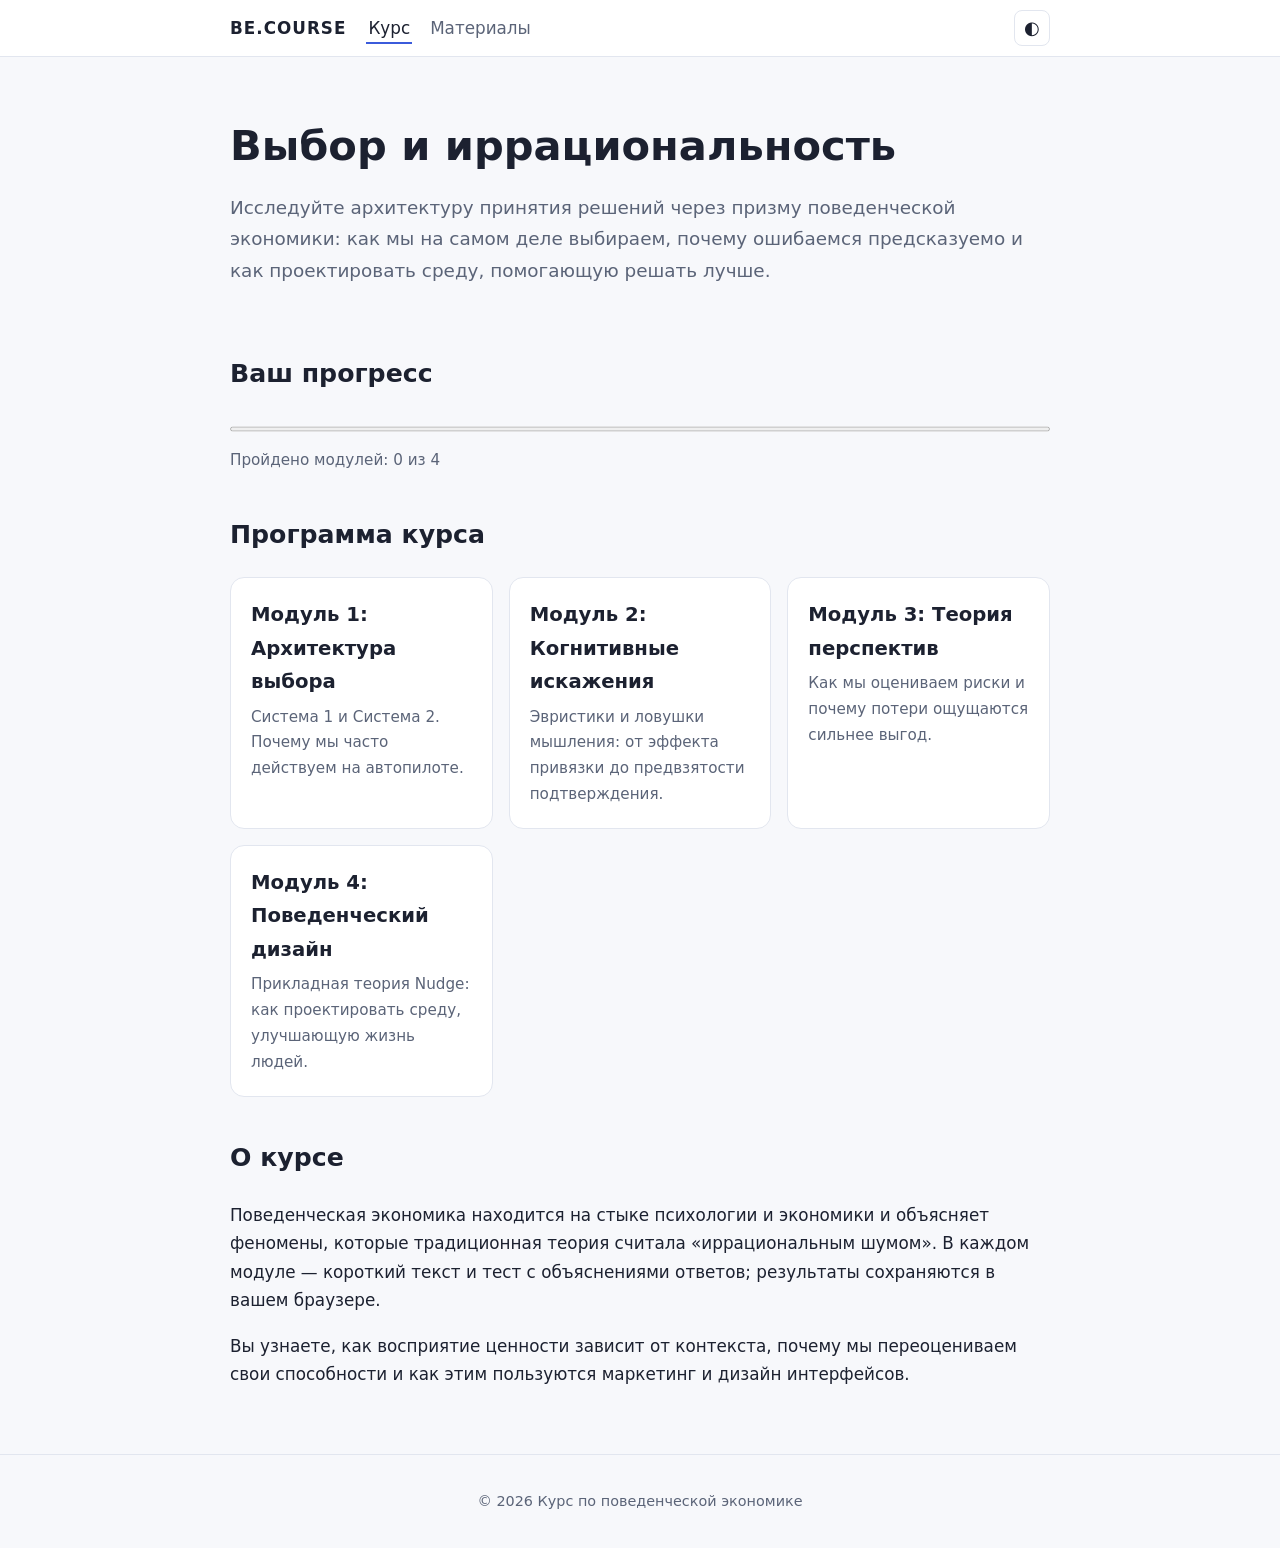
<file: index.html>
<!DOCTYPE html><html lang="ru"><head><meta charset="UTF-8"><meta name="viewport" content="width=device-width, initial-scale=1"><meta name="description" content="Курс по поведенческой экономике"><title>Курс по поведенческой экономике | Поведенческая экономика</title><link rel="stylesheet" href="css/style.css"></head><body><a class="skip" href="#main">К содержанию</a><header></header><main id="main">
<section class="hero"><h1>Выбор и иррациональность</h1><p>Исследуйте архитектуру принятия решений через призму поведенческой экономики: как мы на самом деле выбираем, почему ошибаемся предсказуемо и как проектировать среду, помогающую решать лучше.</p></section>
<h2>Ваш прогресс</h2><progress id="overall" max="4" value="0" aria-labelledby="overall-label"></progress><p id="overall-label" class="lead" style="margin-top:-16px;font-size:.95rem"></p>
<h2>Программа курса</h2><div class="module-grid">
<a href="module1.html" class="module-card" data-m="1"><h3>Модуль 1: Архитектура выбора</h3><p>Система 1 и Система 2. Почему мы часто действуем на автопилоте.</p></a>
<a href="module2.html" class="module-card" data-m="2"><h3>Модуль 2: Когнитивные искажения</h3><p>Эвристики и ловушки мышления: от эффекта привязки до предвзятости подтверждения.</p></a>
<a href="module3.html" class="module-card" data-m="3"><h3>Модуль 3: Теория перспектив</h3><p>Как мы оцениваем риски и почему потери ощущаются сильнее выгод.</p></a>
<a href="module4.html" class="module-card" data-m="4"><h3>Модуль 4: Поведенческий дизайн</h3><p>Прикладная теория Nudge: как проектировать среду, улучшающую жизнь людей.</p></a></div>
<section><h2>О курсе</h2><p>Поведенческая экономика находится на стыке психологии и экономики и объясняет феномены, которые традиционная теория считала «иррациональным шумом». В каждом модуле — короткий текст и тест с объяснениями ответов; результаты сохраняются в вашем браузере.</p><p>Вы узнаете, как восприятие ценности зависит от контекста, почему мы переоцениваем свои способности и как этим пользуются маркетинг и дизайн интерфейсов.</p></section>
</main>
<footer></footer><script src="js/script.js"></script></body></html>
</file>
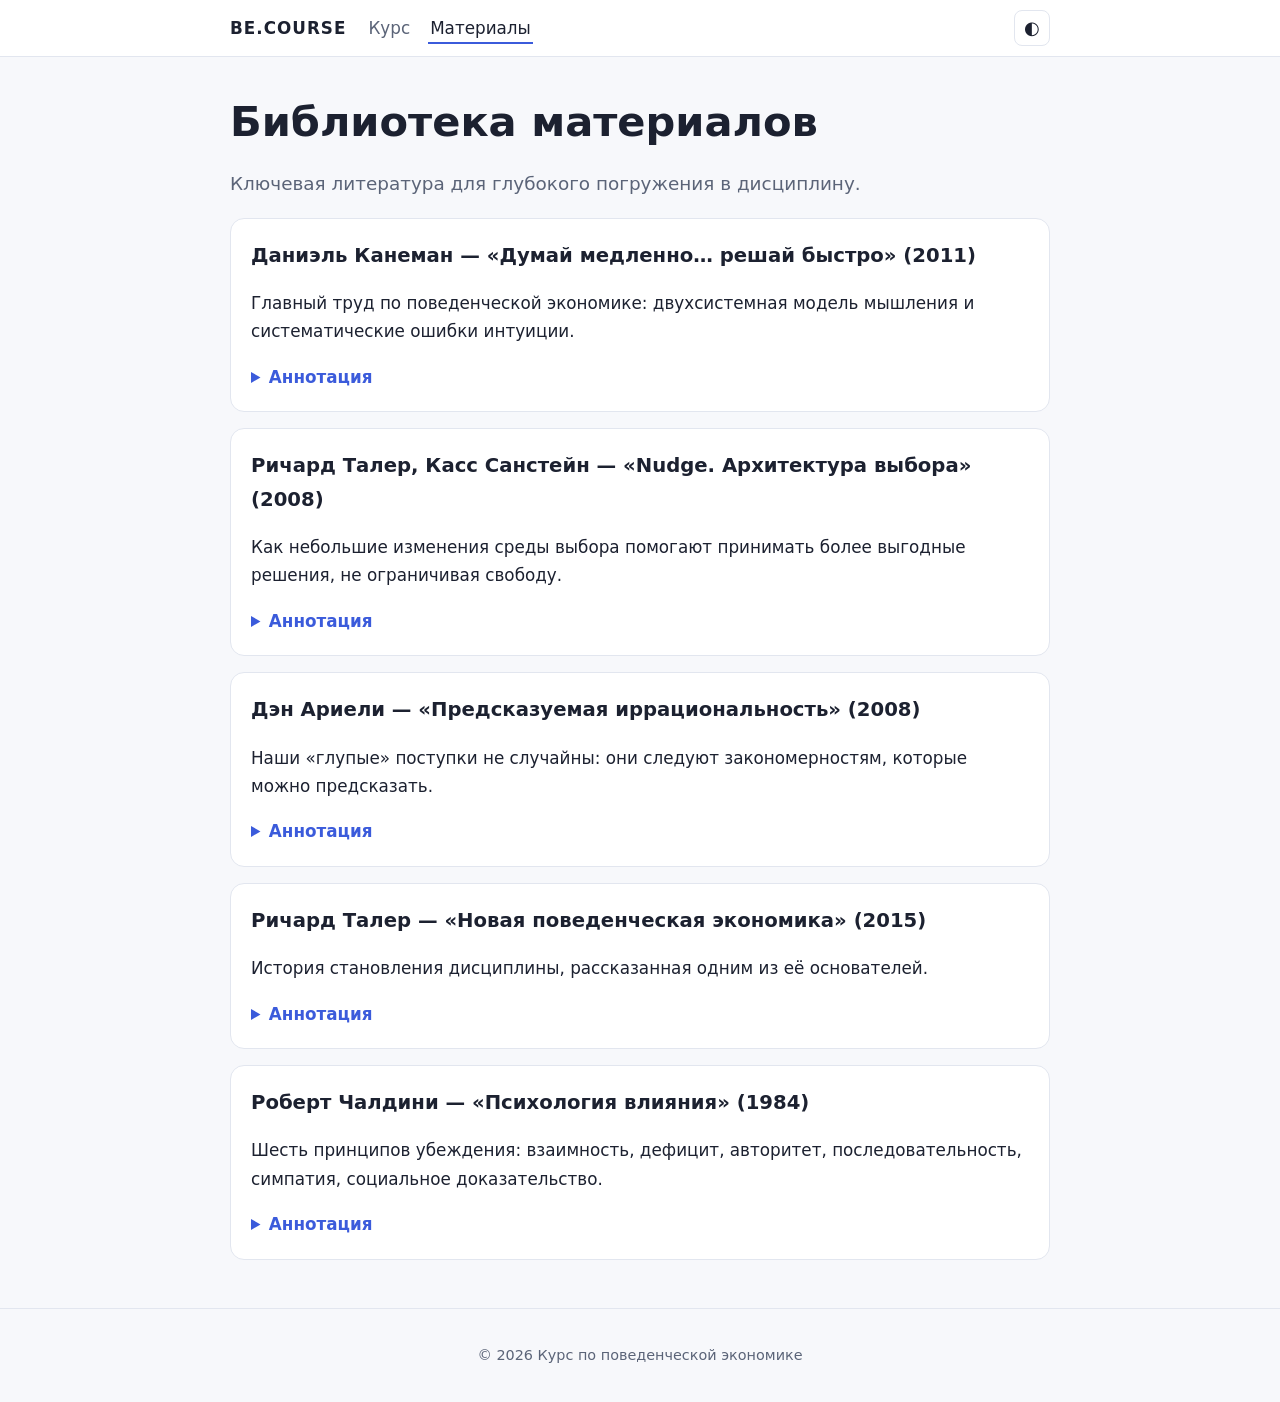
<file: materials.html>
<!DOCTYPE html><html lang="ru"><head><meta charset="UTF-8"><meta name="viewport" content="width=device-width, initial-scale=1"><meta name="description" content="Материалы курса"><title>Материалы курса | Поведенческая экономика</title><link rel="stylesheet" href="css/style.css"></head><body><a class="skip" href="#main">К содержанию</a><header></header><main id="main"><h1>Библиотека материалов</h1><p class="lead">Ключевая литература для глубокого погружения в дисциплину.</p><div class="material-list">
<article class="material-item"><h3>Даниэль Канеман — «Думай медленно… решай быстро» (2011)</h3><p>Главный труд по поведенческой экономике: двухсистемная модель мышления и систематические ошибки интуиции.</p><details><summary>Аннотация</summary><p>Автор, лауреат Нобелевской премии по экономике 2002 года, разбирает эвристики, эффект привязки, неприятие потерь и самоуверенность. Подходит после модулей 1–3.</p></details></article>
<article class="material-item"><h3>Ричард Талер, Касс Санстейн — «Nudge. Архитектура выбора» (2008)</h3><p>Как небольшие изменения среды выбора помогают принимать более выгодные решения, не ограничивая свободу.</p><details><summary>Аннотация</summary><p>Книга ввела понятие «архитектуры выбора» и показала примеры из пенсионных планов, здравоохранения и госуслуг. Основа модуля 4.</p></details></article>
<article class="material-item"><h3>Дэн Ариели — «Предсказуемая иррациональность» (2008)</h3><p>Наши «глупые» поступки не случайны: они следуют закономерностям, которые можно предсказать.</p><details><summary>Аннотация</summary><p>Через простые эксперименты автор показывает влияние привязки, бесплатного, социальных и рыночных норм на решения.</p></details></article>
<article class="material-item"><h3>Ричард Талер — «Новая поведенческая экономика» (2015)</h3><p>История становления дисциплины, рассказанная одним из её основателей.</p><details><summary>Аннотация</summary><p>Талер, лауреат Нобелевской премии 2017 года, описывает борьбу с моделью «рационального человека» на живых примерах из науки и практики.</p></details></article>
<article class="material-item"><h3>Роберт Чалдини — «Психология влияния» (1984)</h3><p>Шесть принципов убеждения: взаимность, дефицит, авторитет, последовательность, симпатия, социальное доказательство.</p><details><summary>Аннотация</summary><p>Полезное дополнение к курсу: показывает, как поведенческие механизмы используются в продажах и коммуникациях.</p></details></article>
</div></main>
<footer></footer><script src="js/script.js"></script></body></html>
</file>
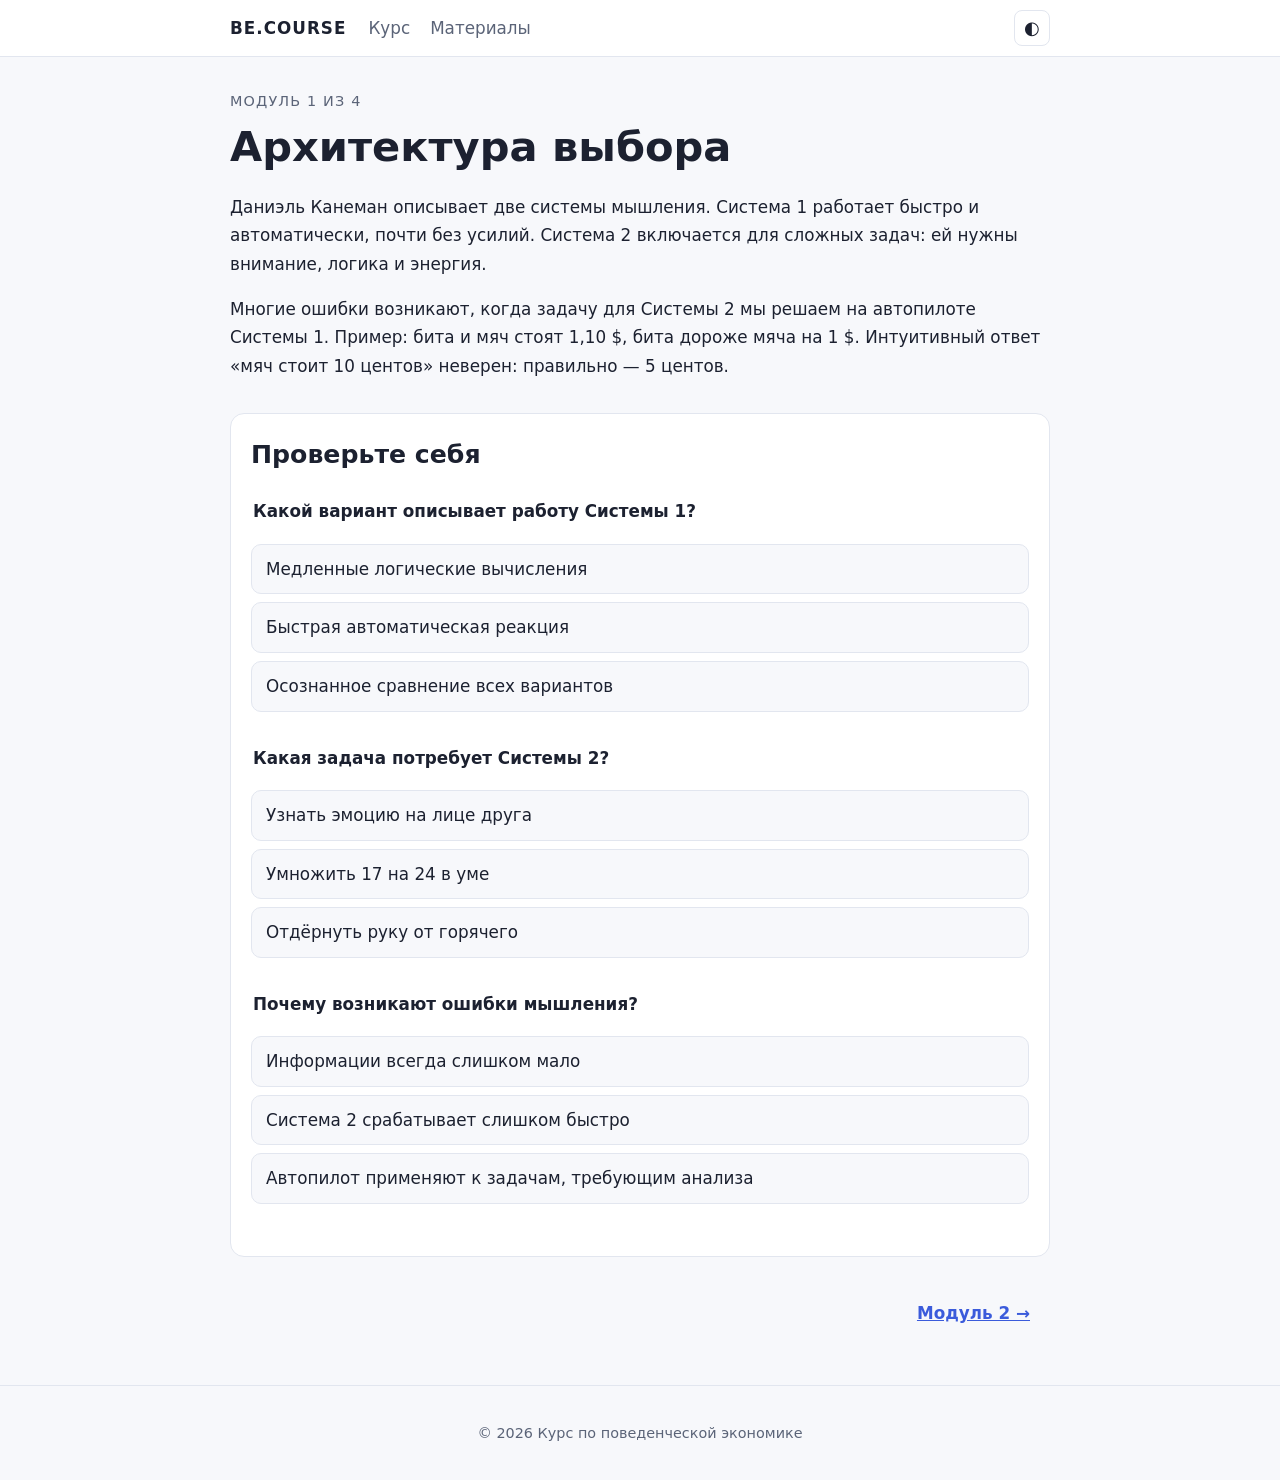
<file: module1.html>
<!DOCTYPE html><html lang="ru"><head><meta charset="UTF-8"><meta name="viewport" content="width=device-width, initial-scale=1"><meta name="description" content="Модуль 1"><title>Модуль 1 | Поведенческая экономика</title><link rel="stylesheet" href="css/style.css"></head><body><a class="skip" href="#main">К содержанию</a><header></header><main id="main" data-m="1"></main><footer></footer><script src="js/script.js"></script></body></html>
</file>
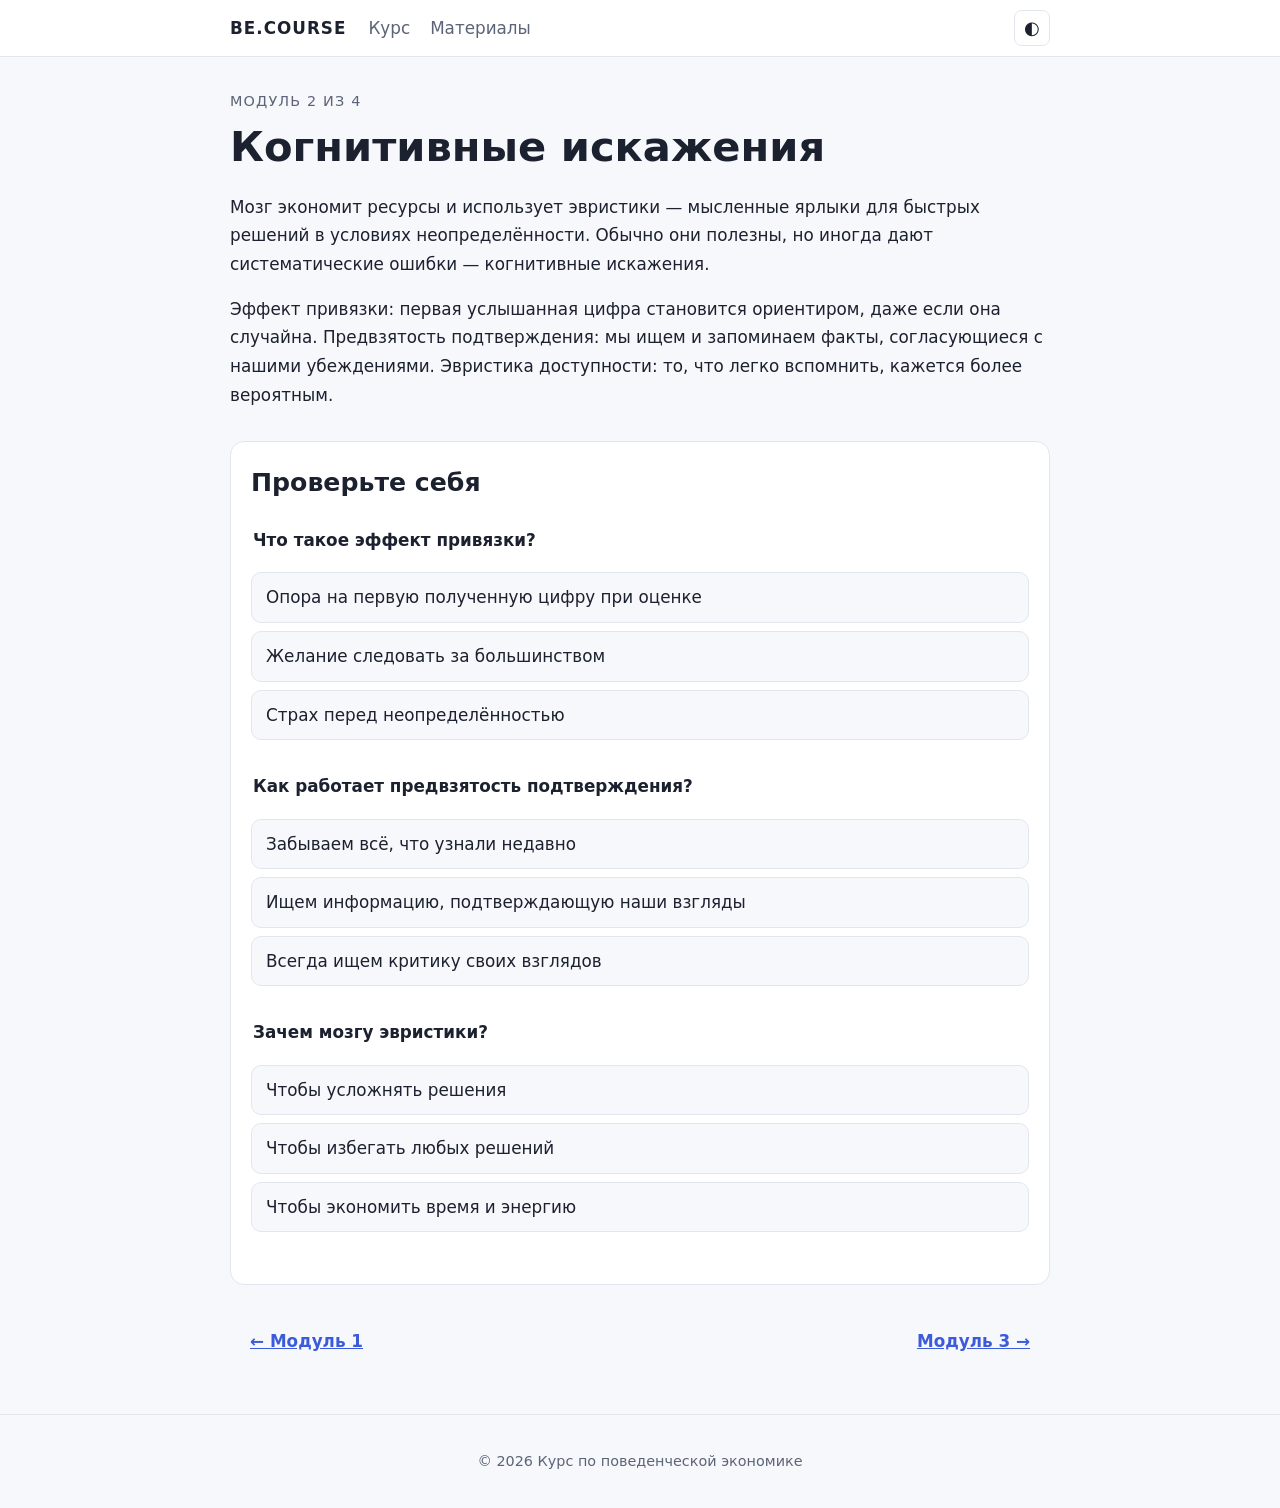
<file: module2.html>
<!DOCTYPE html><html lang="ru"><head><meta charset="UTF-8"><meta name="viewport" content="width=device-width, initial-scale=1"><meta name="description" content="Модуль 2"><title>Модуль 2 | Поведенческая экономика</title><link rel="stylesheet" href="css/style.css"></head><body><a class="skip" href="#main">К содержанию</a><header></header><main id="main" data-m="2"></main><footer></footer><script src="js/script.js"></script></body></html>
</file>
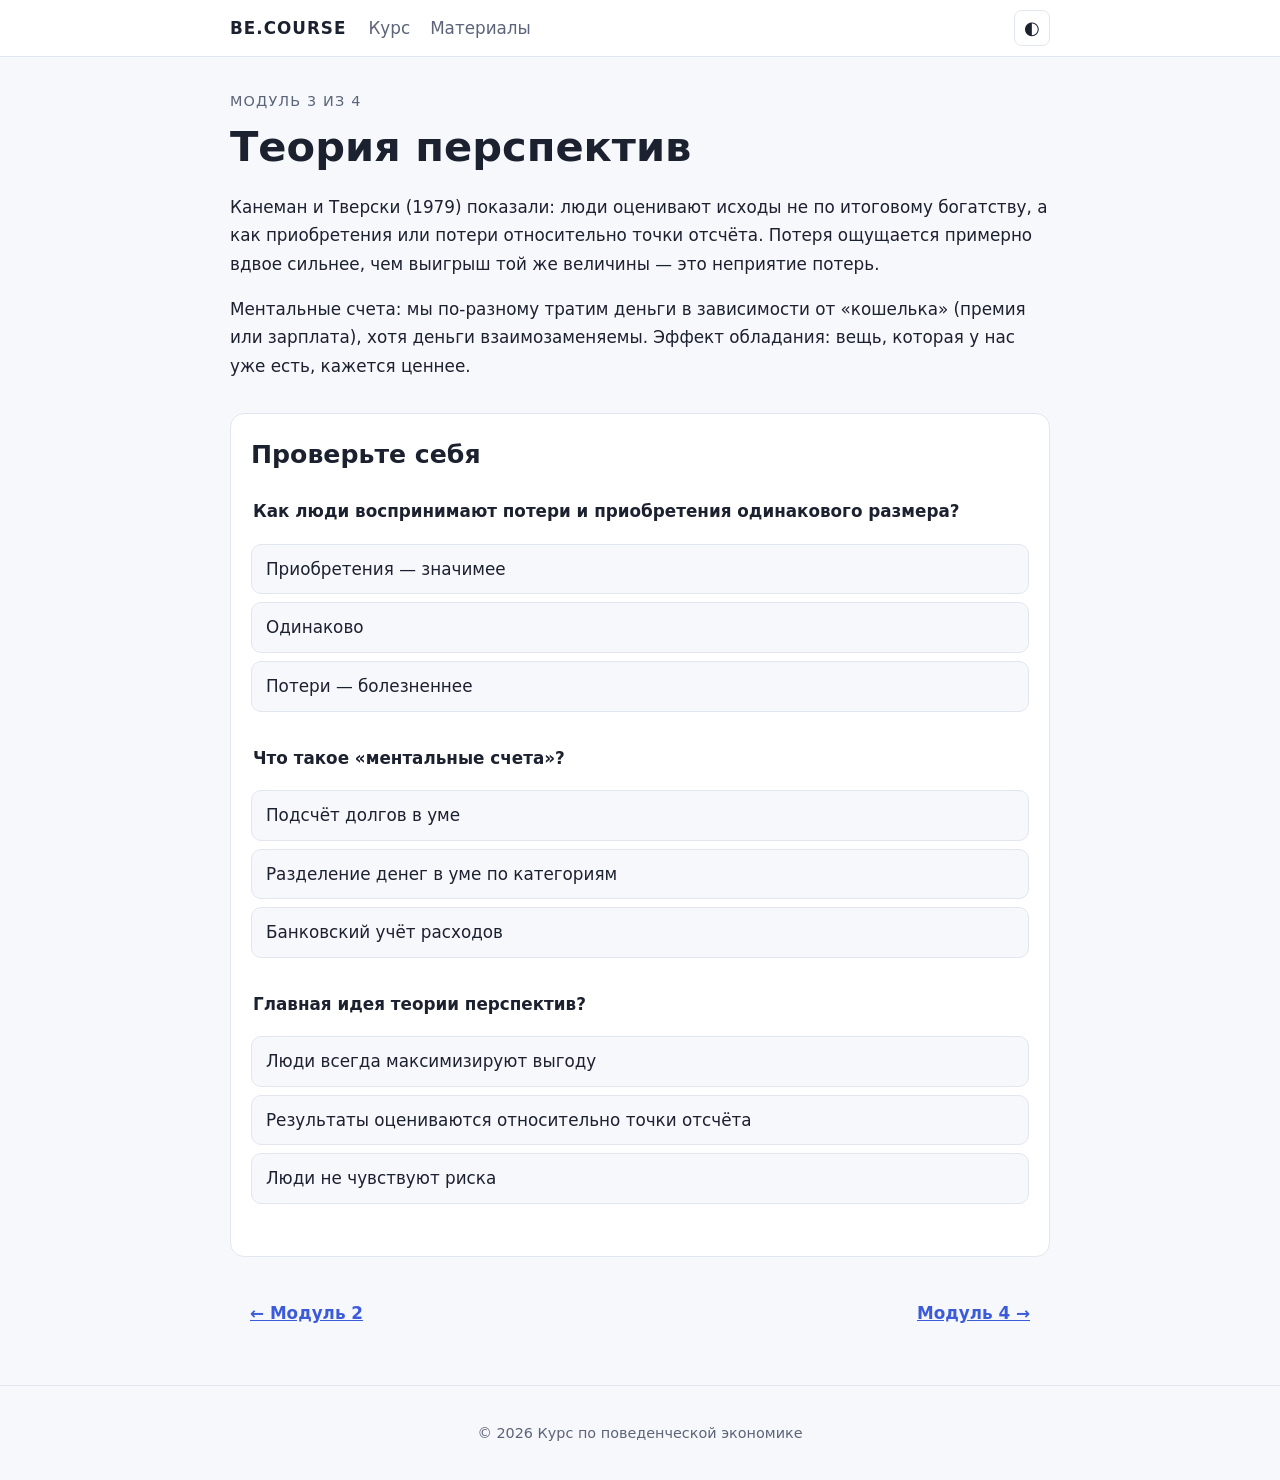
<file: module3.html>
<!DOCTYPE html><html lang="ru"><head><meta charset="UTF-8"><meta name="viewport" content="width=device-width, initial-scale=1"><meta name="description" content="Модуль 3"><title>Модуль 3 | Поведенческая экономика</title><link rel="stylesheet" href="css/style.css"></head><body><a class="skip" href="#main">К содержанию</a><header></header><main id="main" data-m="3"></main><footer></footer><script src="js/script.js"></script></body></html>
</file>
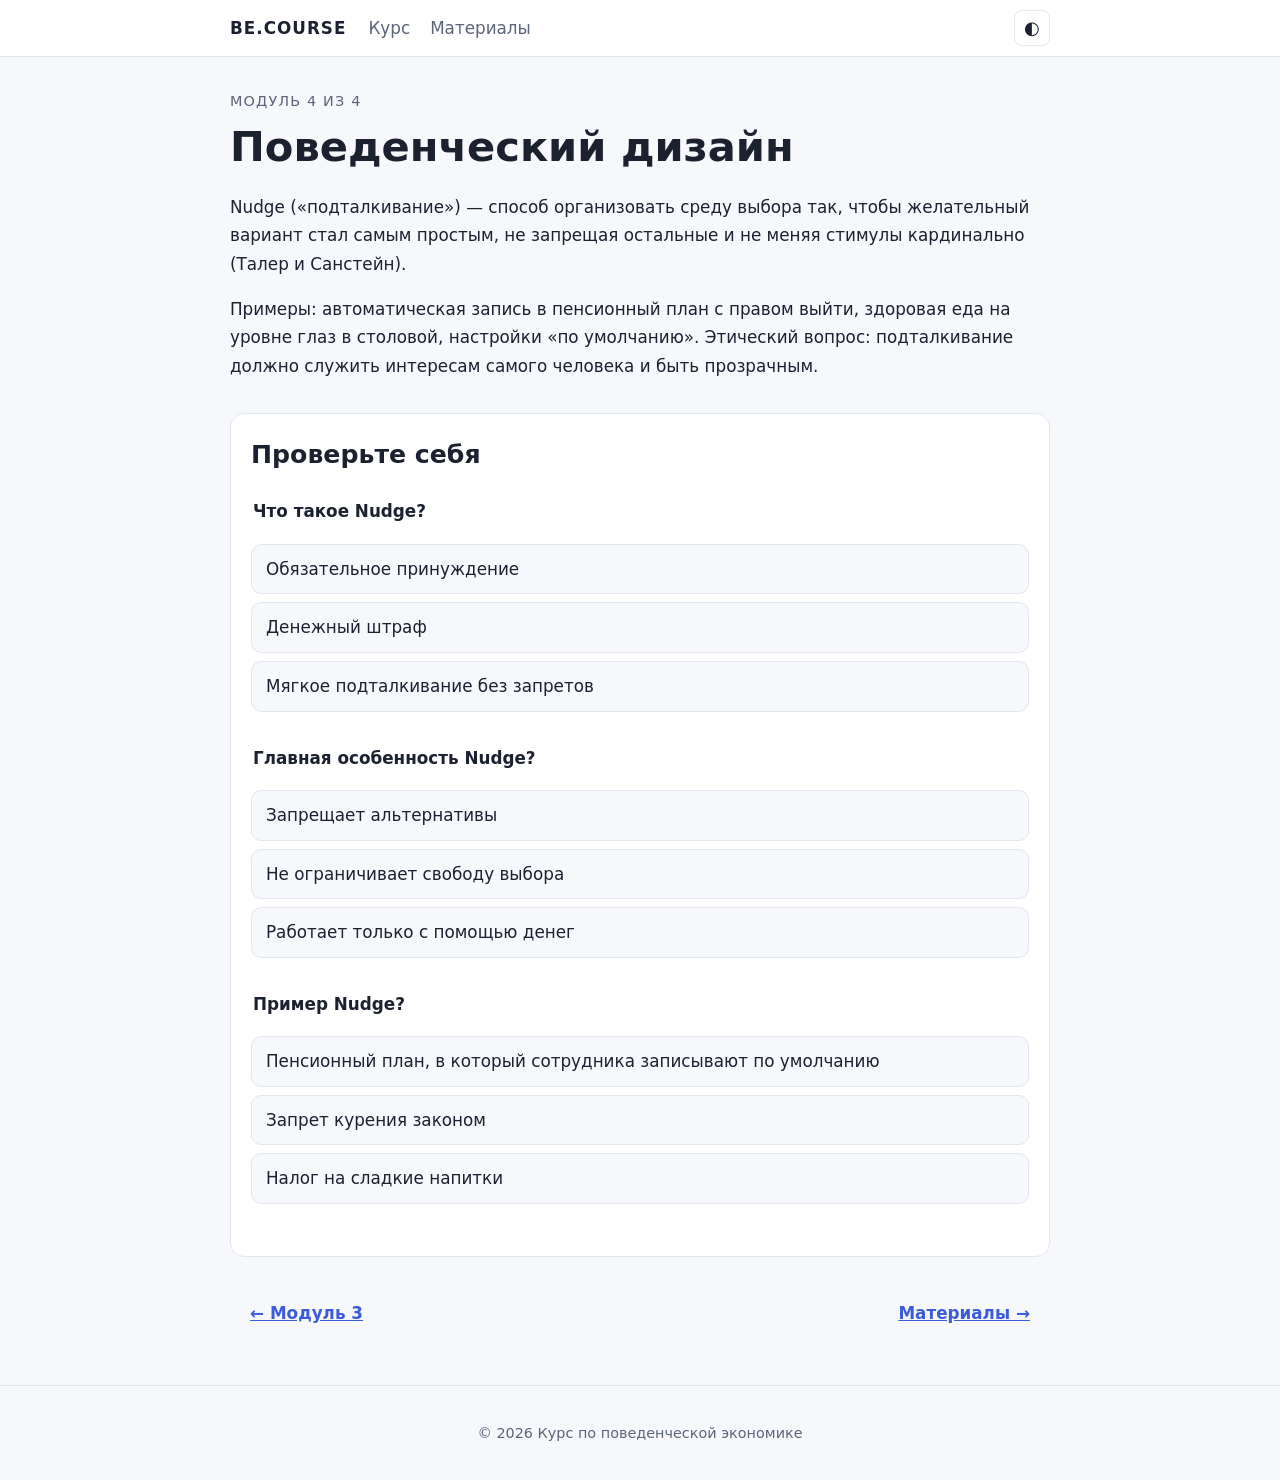
<file: module4.html>
<!DOCTYPE html><html lang="ru"><head><meta charset="UTF-8"><meta name="viewport" content="width=device-width, initial-scale=1"><meta name="description" content="Модуль 4"><title>Модуль 4 | Поведенческая экономика</title><link rel="stylesheet" href="css/style.css"></head><body><a class="skip" href="#main">К содержанию</a><header></header><main id="main" data-m="4"></main><footer></footer><script src="js/script.js"></script></body></html>
</file>
<file: css/style.css>
:root{--bg:#f7f8fb;--fg:#1c2130;--mut:#5b6478;--card:#fff;--bd:#e2e6ef;--ac:#3b5bdb;--ok:#2b8a3e;--bad:#c92a2a;--r:14px}
@media(prefers-color-scheme:dark){:root:not([data-theme=light]){--bg:#12151d;--fg:#e8ebf3;--mut:#9aa3b8;--card:#1b2030;--bd:#2c3348;--ac:#748ffc;--ok:#69db7c;--bad:#ff8787}}
:root[data-theme=dark]{--bg:#12151d;--fg:#e8ebf3;--mut:#9aa3b8;--card:#1b2030;--bd:#2c3348;--ac:#748ffc;--ok:#69db7c;--bad:#ff8787}
*{box-sizing:border-box}
body{margin:0;background:var(--bg);color:var(--fg);font:1.05rem/1.7 system-ui,-apple-system,"Segoe UI",Roboto,sans-serif;min-height:100vh;display:flex;flex-direction:column}
main{width:100%;max-width:860px;margin:0 auto;padding:32px 20px 48px;flex:1}
h1{font-size:clamp(1.8rem,5vw,2.6rem);line-height:1.2;margin:.2em 0 .5em}
h2{margin-top:1.6em}
a{color:var(--ac)}
:focus-visible{outline:3px solid var(--ac);outline-offset:2px}
.skip{position:absolute;left:-999px}.skip:focus{left:12px;top:12px;background:var(--card);padding:8px 12px;z-index:9}
header{position:sticky;top:0;z-index:5;background:var(--card);border-bottom:1px solid var(--bd)}
nav{max-width:860px;margin:0 auto;padding:10px 20px;display:flex;align-items:center;gap:20px}
.logo{font-weight:800;letter-spacing:.06em;text-decoration:none;color:var(--fg)}
nav ul{list-style:none;display:flex;gap:16px;margin:0 auto 0 0;padding:0}
nav ul a{text-decoration:none;color:var(--mut);padding:4px 2px;border-bottom:2px solid transparent}
nav ul a:hover,nav ul a[aria-current]{color:var(--fg);border-color:var(--ac)}
#th{background:none;border:1px solid var(--bd);color:var(--fg);border-radius:8px;width:36px;height:36px;font-size:1.1rem;cursor:pointer}
.hero{padding:24px 0 8px}.hero p,.lead{color:var(--mut);font-size:1.15rem}
.module-grid{display:grid;grid-template-columns:repeat(auto-fit,minmax(250px,1fr));gap:16px}
.module-card,.material-item,.quiz-box{background:var(--card);border:1px solid var(--bd);border-radius:var(--r);padding:20px}
.module-card{display:block;text-decoration:none;color:inherit;transition:transform .15s,border-color .15s;position:relative}
.module-card:hover{transform:translateY(-3px);border-color:var(--ac)}
.module-card h3{margin:0 0 6px}.module-card p{margin:0;color:var(--mut);font-size:.95rem}
.badge{position:absolute;top:14px;right:14px;background:var(--ok);color:#fff;border-radius:99px;padding:0 10px;font-size:.8rem}
progress{width:100%;height:10px;accent-color:var(--ac);margin:8px 0 24px}
.crumb{color:var(--mut);margin:0;font-size:.9rem;text-transform:uppercase;letter-spacing:.08em}
.quiz-box{margin-top:32px}
fieldset{border:0;padding:0;margin:0 0 24px}legend{font-weight:700;margin-bottom:10px}
.quiz-option{display:block;width:100%;text-align:left;font:inherit;color:var(--fg);background:var(--bg);border:1px solid var(--bd);border-radius:10px;padding:10px 14px;margin:8px 0;cursor:pointer;transition:border-color .15s}
.quiz-option:hover:not(:disabled){border-color:var(--ac)}
.quiz-option:disabled{cursor:default;color:var(--fg)}
.quiz-option.correct{border-color:var(--ok);background:color-mix(in srgb,var(--ok) 15%,var(--bg))}
.quiz-option.wrong{border-color:var(--bad);background:color-mix(in srgb,var(--bad) 15%,var(--bg))}
.quiz-result{margin:6px 0 0;color:var(--mut);font-size:.95rem}
.score{font-weight:700;font-size:1.15rem}
.retry{font:inherit;border:1px solid var(--ac);background:none;color:var(--ac);border-radius:8px;padding:4px 12px;cursor:pointer}
.pager{display:flex;justify-content:space-between;margin-top:32px;font-weight:600}
.material-list{display:grid;gap:16px}.material-item h3{margin:0 0 6px}
summary{cursor:pointer;color:var(--ac);font-weight:600}
footer{text-align:center;color:var(--mut);padding:20px;border-top:1px solid var(--bd);font-size:.9rem}
@media(max-width:520px){nav{gap:12px;padding:8px 14px}main{padding:24px 14px 40px}}
@media(prefers-reduced-motion:reduce){*{transition:none!important}}
</file>
